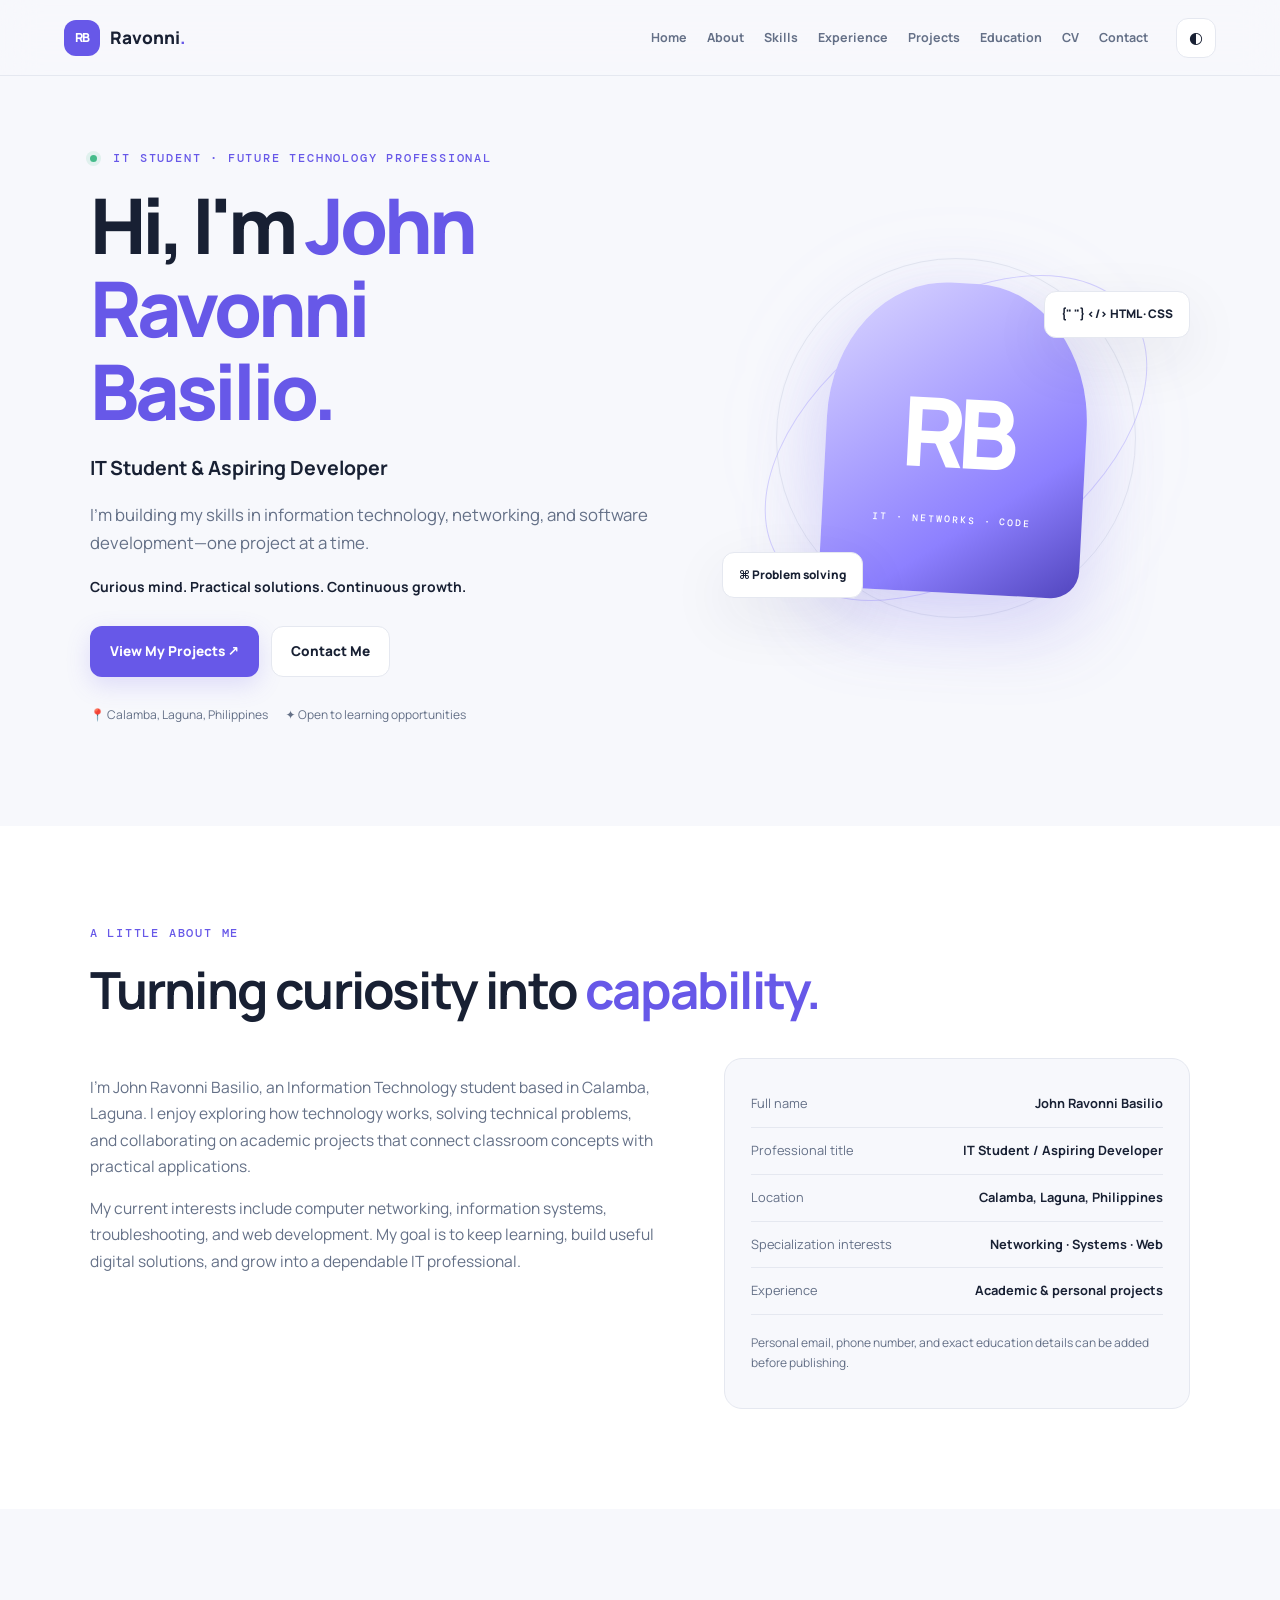
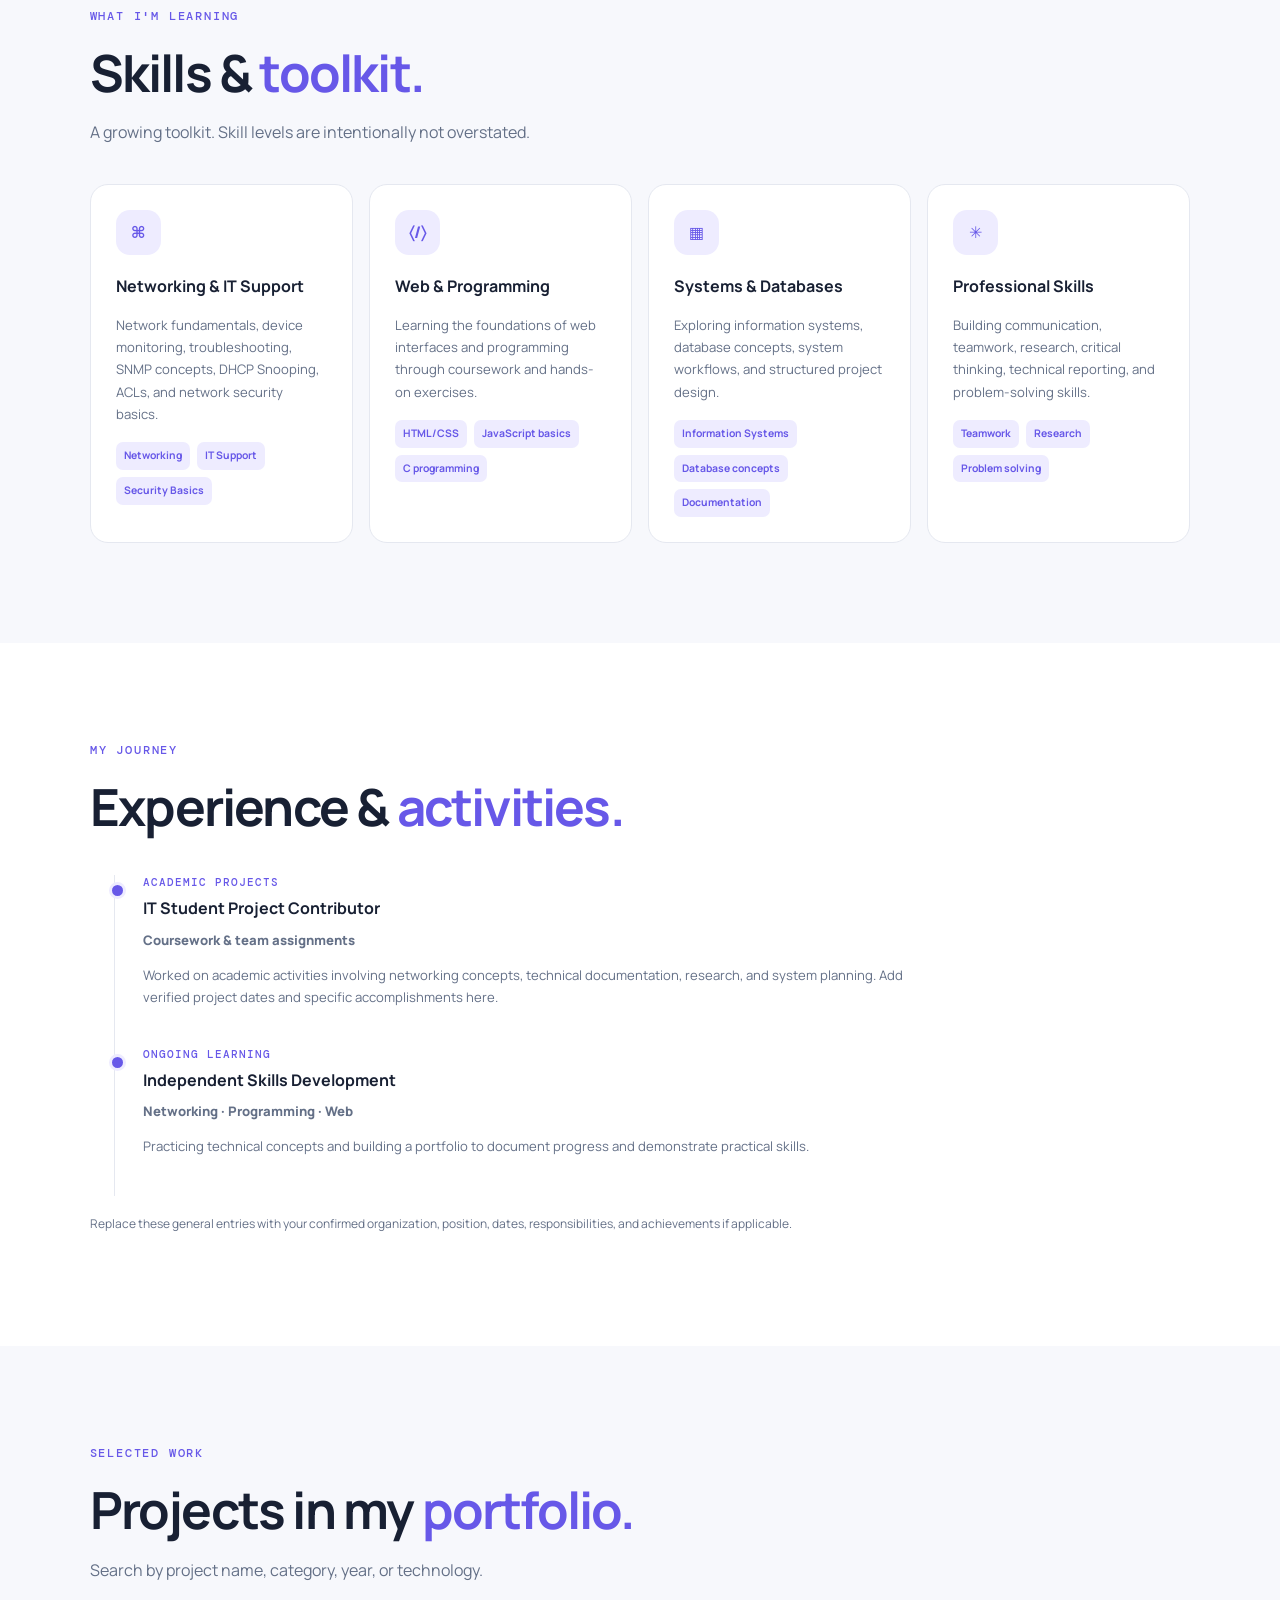
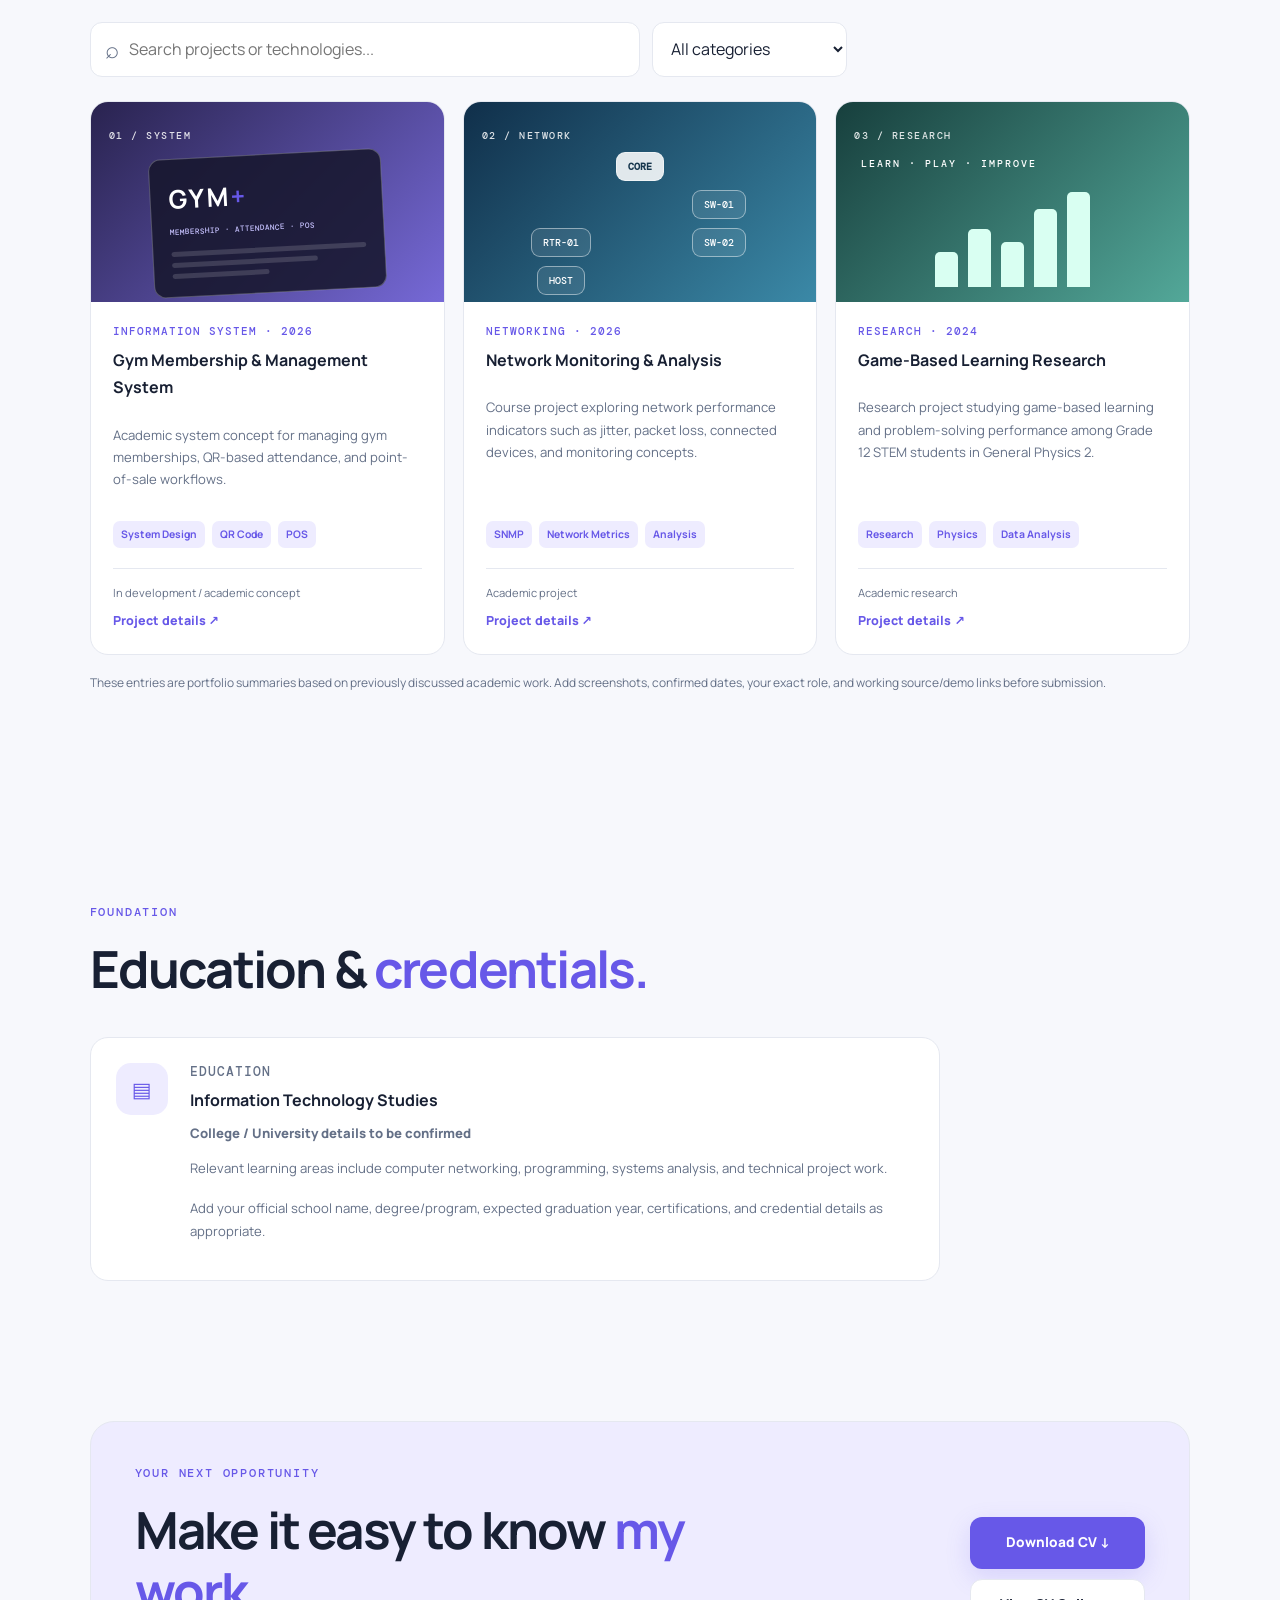
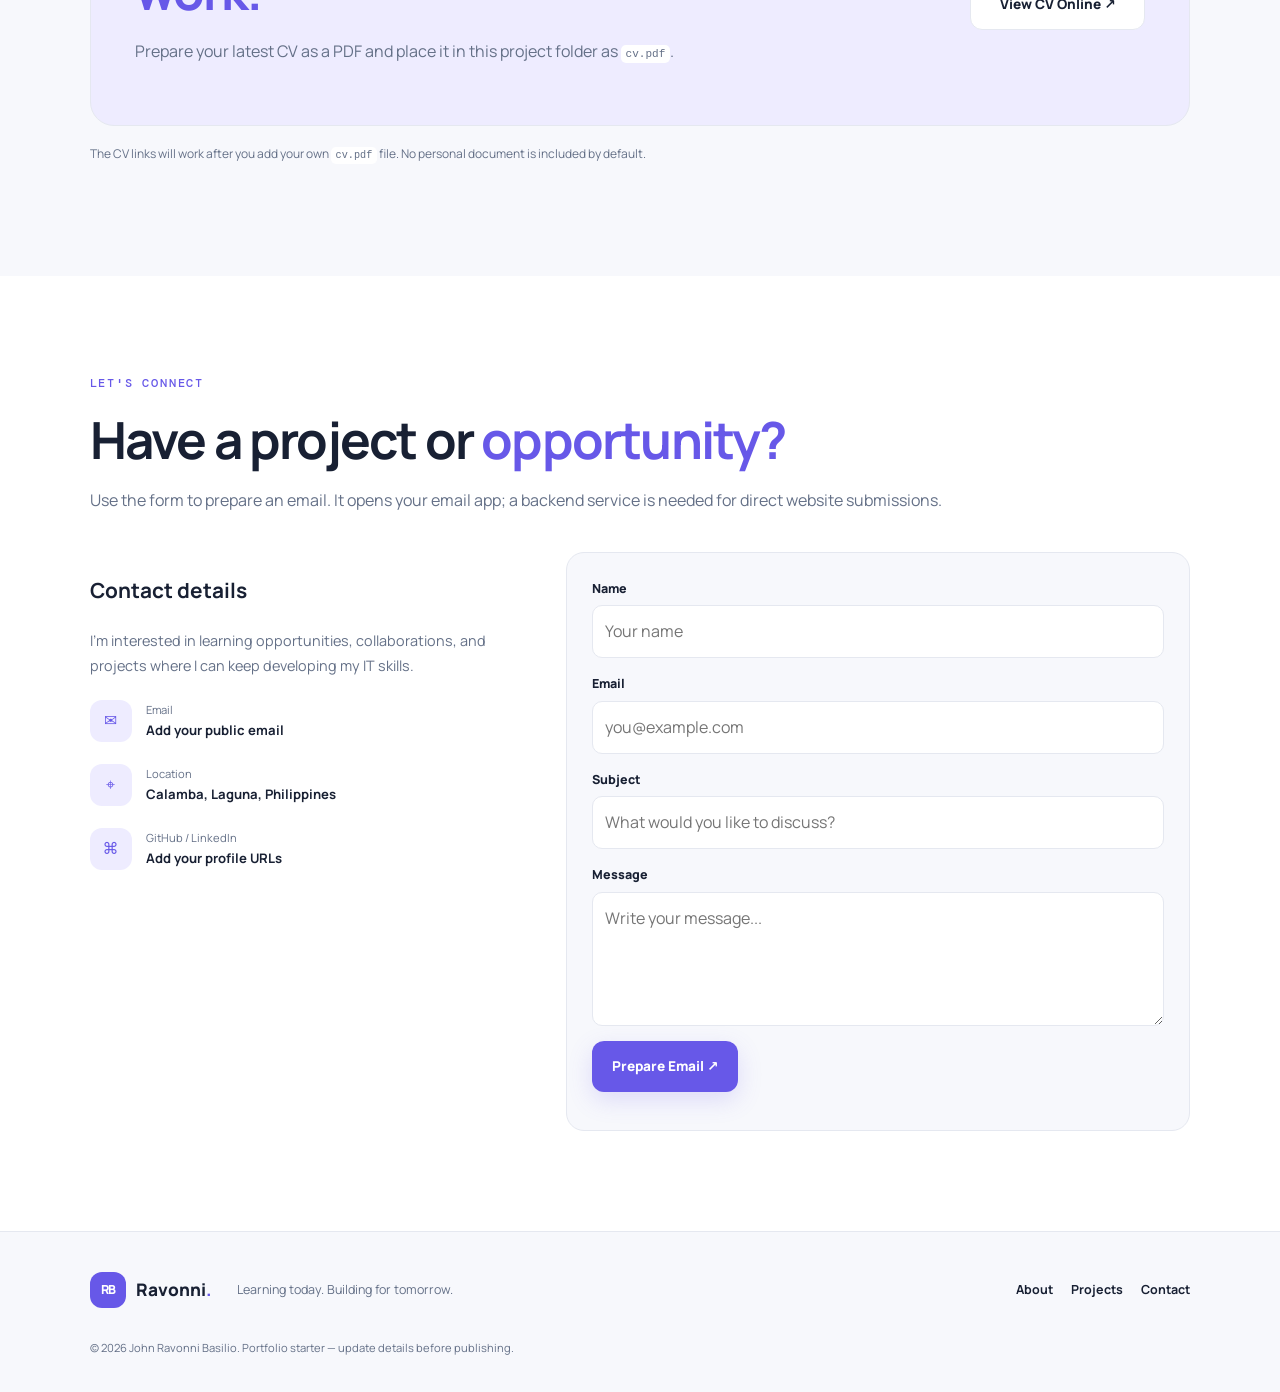
<file: index.html>
<!DOCTYPE html>
<html lang="en">
<head>
  <meta charset="UTF-8">
  <meta name="viewport" content="width=device-width, initial-scale=1.0">
  <meta name="description" content="Portfolio of John Ravonni Basilio, an IT student interested in networking, web development, and information systems.">
  <meta name="keywords" content="John Ravonni Basilio, IT student, networking, web development, portfolio">
  <meta name="author" content="John Ravonni Basilio">
  <meta property="og:title" content="John Ravonni Basilio | IT Portfolio">
  <meta property="og:description" content="Explore my skills, academic projects, and learning journey in Information Technology.">
  <meta property="og:type" content="website">
  <title>John Ravonni Basilio | IT Portfolio</title>
  <link rel="stylesheet" href="style.css">
  <link rel="icon" href="assets/favicon.svg" type="image/svg+xml">
</head>
<body>
  <header class="site-header">
    <a class="brand" href="#home" aria-label="Go to home"><span class="brand-mark">RB</span><span>Ravonni<span class="accent">.</span></span></a>
    <button class="menu-toggle" id="menuToggle" aria-label="Toggle navigation" aria-expanded="false">☰</button>
    <nav id="navMenu" aria-label="Main navigation">
      <a href="#home">Home</a><a href="#about">About</a><a href="#skills">Skills</a>
      <a href="#experience">Experience</a><a href="#projects">Projects</a><a href="#education">Education</a><a href="#cv">CV</a><a href="#contact">Contact</a>
    </nav>
    <button class="theme-toggle" id="themeToggle" aria-label="Toggle dark mode" title="Toggle dark mode">◐</button>
  </header>

  <main>
    <section class="hero section" id="home">
      <div class="hero-copy">
        <p class="eyebrow"><span class="status-dot"></span> IT STUDENT · FUTURE TECHNOLOGY PROFESSIONAL</p>
        <h1>Hi, I'm <span class="accent">John Ravonni<br>Basilio.</span></h1>
        <h2>IT Student & Aspiring Developer</h2>
        <p class="lead">I’m building my skills in information technology, networking, and software development—one project at a time.</p>
        <p class="tagline">Curious mind. Practical solutions. Continuous growth.</p>
        <div class="hero-actions"><a class="button primary" href="#projects">View My Projects ↗</a><a class="button secondary" href="#contact">Contact Me</a></div>
        <div class="hero-meta"><span>📍 Calamba, Laguna, Philippines</span><span>✦ Open to learning opportunities</span></div>
      </div>
      <div class="hero-art" aria-label="Decorative technology illustration">
        <div class="orbit orbit-one"></div><div class="orbit orbit-two"></div>
        <div class="profile-placeholder"><span class="profile-initials">RB</span><span class="profile-caption">IT · NETWORKS · CODE</span></div>
        <div class="floating-chip chip-top">{" "} &lt;/&gt; HTML · CSS</div><div class="floating-chip chip-bottom">⌘ Problem solving</div>
        <div class="hero-glow"></div>
      </div>
    </section>

    <section class="section about-section" id="about">
      <div class="section-heading"><p class="eyebrow">A LITTLE ABOUT ME</p><h2>Turning curiosity into <span class="accent">capability.</span></h2></div>
      <div class="about-grid">
        <div><p class="body-copy">I’m John Ravonni Basilio, an Information Technology student based in Calamba, Laguna. I enjoy exploring how technology works, solving technical problems, and collaborating on academic projects that connect classroom concepts with practical applications.</p><p class="body-copy">My current interests include computer networking, information systems, troubleshooting, and web development. My goal is to keep learning, build useful digital solutions, and grow into a dependable IT professional.</p></div>
        <div class="info-card"><div class="info-row"><span>Full name</span><strong>John Ravonni Basilio</strong></div><div class="info-row"><span>Professional title</span><strong>IT Student / Aspiring Developer</strong></div><div class="info-row"><span>Location</span><strong>Calamba, Laguna, Philippines</strong></div><div class="info-row"><span>Specialization interests</span><strong>Networking · Systems · Web</strong></div><div class="info-row"><span>Experience</span><strong>Academic & personal projects</strong></div><p class="small-note">Personal email, phone number, and exact education details can be added before publishing.</p></div>
      </div>
    </section>

    <section class="section" id="skills">
      <div class="section-heading"><p class="eyebrow">WHAT I'M LEARNING</p><h2>Skills & <span class="accent">toolkit.</span></h2><p class="section-subtitle">A growing toolkit. Skill levels are intentionally not overstated.</p></div>
      <div class="skill-grid">
        <article class="skill-card"><span class="skill-icon">⌘</span><h3>Networking & IT Support</h3><p>Network fundamentals, device monitoring, troubleshooting, SNMP concepts, DHCP Snooping, ACLs, and network security basics.</p><div class="tags"><span>Networking</span><span>IT Support</span><span>Security Basics</span></div></article>
        <article class="skill-card"><span class="skill-icon">〈/〉</span><h3>Web & Programming</h3><p>Learning the foundations of web interfaces and programming through coursework and hands-on exercises.</p><div class="tags"><span>HTML/CSS</span><span>JavaScript basics</span><span>C programming</span></div></article>
        <article class="skill-card"><span class="skill-icon">▦</span><h3>Systems & Databases</h3><p>Exploring information systems, database concepts, system workflows, and structured project design.</p><div class="tags"><span>Information Systems</span><span>Database concepts</span><span>Documentation</span></div></article>
        <article class="skill-card"><span class="skill-icon">✳</span><h3>Professional Skills</h3><p>Building communication, teamwork, research, critical thinking, technical reporting, and problem-solving skills.</p><div class="tags"><span>Teamwork</span><span>Research</span><span>Problem solving</span></div></article>
      </div>
    </section>

    <section class="section experience-section" id="experience">
      <div class="section-heading"><p class="eyebrow">MY JOURNEY</p><h2>Experience & <span class="accent">activities.</span></h2></div>
      <div class="timeline">
        <article class="timeline-item"><span class="timeline-point"></span><p class="timeline-date">ACADEMIC PROJECTS</p><h3>IT Student Project Contributor</h3><p class="timeline-org">Coursework & team assignments</p><p>Worked on academic activities involving networking concepts, technical documentation, research, and system planning. Add verified project dates and specific accomplishments here.</p></article>
        <article class="timeline-item"><span class="timeline-point"></span><p class="timeline-date">ONGOING LEARNING</p><h3>Independent Skills Development</h3><p class="timeline-org">Networking · Programming · Web</p><p>Practicing technical concepts and building a portfolio to document progress and demonstrate practical skills.</p></article>
      </div>
      <p class="small-note">Replace these general entries with your confirmed organization, position, dates, responsibilities, and achievements if applicable.</p>
    </section>

    <section class="section projects-section" id="projects">
      <div class="section-heading"><p class="eyebrow">SELECTED WORK</p><h2>Projects in my <span class="accent">portfolio.</span></h2><p class="section-subtitle">Search by project name, category, year, or technology.</p></div>
      <div class="project-tools"><label class="search-box"><span>⌕</span><input id="projectSearch" type="search" placeholder="Search projects or technologies..." aria-label="Search projects"></label><select id="categoryFilter" aria-label="Filter by category"><option value="all">All categories</option><option value="Information System">Information System</option><option value="Networking">Networking</option><option value="Research">Research</option><option value="Web Development">Web Development</option></select></div>
      <div class="project-grid" id="projectGrid">
        <article class="project-card" data-name="Gym Membership and Management System" data-category="Information System" data-year="2026" data-tech="system design database qr code point of sale"><div class="project-visual visual-purple"><span>01 / SYSTEM</span><div class="visual-window"><b>GYM<span class="accent">+</span></b><i>MEMBERSHIP · ATTENDANCE · POS</i><div class="mock-lines"><span></span><span></span><span></span></div></div></div><div class="project-content"><div class="project-label">INFORMATION SYSTEM · 2026</div><h3>Gym Membership & Management System</h3><p>Academic system concept for managing gym memberships, QR-based attendance, and point-of-sale workflows.</p><div class="tags"><span>System Design</span><span>QR Code</span><span>POS</span></div><div class="project-footer"><span class="status-label">In development / academic concept</span><button class="text-button details-button" data-project="gym">Project details ↗</button></div></div></article>
        <article class="project-card" data-name="Network Monitoring and Analysis" data-category="Networking" data-year="2026" data-tech="snmp jitter packet loss network monitoring dscp"><div class="project-visual visual-blue"><span>02 / NETWORK</span><div class="network-art"><div class="node main-node">CORE</div><i></i><div class="node">SW-01</div><div class="node">RTR-01</div><div class="node">SW-02</div><div class="node">HOST</div></div></div><div class="project-content"><div class="project-label">NETWORKING · 2026</div><h3>Network Monitoring & Analysis</h3><p>Course project exploring network performance indicators such as jitter, packet loss, connected devices, and monitoring concepts.</p><div class="tags"><span>SNMP</span><span>Network Metrics</span><span>Analysis</span></div><div class="project-footer"><span class="status-label">Academic project</span><button class="text-button details-button" data-project="network">Project details ↗</button></div></div></article>
        <article class="project-card" data-name="Game-Based Learning Research" data-category="Research" data-year="2024" data-tech="research physics problem solving pre-test post-test"><div class="project-visual visual-green"><span>03 / RESEARCH</span><div class="research-art"><div class="bar-chart"><i></i><i></i><i></i><i></i><i></i></div><div class="chart-caption">LEARN · PLAY · IMPROVE</div></div></div><div class="project-content"><div class="project-label">RESEARCH · 2024</div><h3>Game-Based Learning Research</h3><p>Research project studying game-based learning and problem-solving performance among Grade 12 STEM students in General Physics 2.</p><div class="tags"><span>Research</span><span>Physics</span><span>Data Analysis</span></div><div class="project-footer"><span class="status-label">Academic research</span><button class="text-button details-button" data-project="research">Project details ↗</button></div></div></article>
      </div>
      <p class="small-note">These entries are portfolio summaries based on previously discussed academic work. Add screenshots, confirmed dates, your exact role, and working source/demo links before submission.</p>
      <div class="empty-state" id="emptyState" hidden>No projects match your search. Try another keyword or category.</div>
    </section>

    <section class="section education-section" id="education">
      <div class="section-heading"><p class="eyebrow">FOUNDATION</p><h2>Education & <span class="accent">credentials.</span></h2></div>
      <div class="education-card"><div class="education-icon">▤</div><div><p class="timeline-date">EDUCATION</p><h3>Information Technology Studies</h3><p class="timeline-org">College / University details to be confirmed</p><p>Relevant learning areas include computer networking, programming, systems analysis, and technical project work.</p><p class="small-note">Add your official school name, degree/program, expected graduation year, certifications, and credential details as appropriate.</p></div></div>
    </section>

    <section class="section cv-section" id="cv">
      <div class="cv-panel"><div><p class="eyebrow">YOUR NEXT OPPORTUNITY</p><h2>Make it easy to know <span class="accent">my work.</span></h2><p>Prepare your latest CV as a PDF and place it in this project folder as <code>cv.pdf</code>.</p></div><div class="cv-actions"><a class="button primary" href="cv.pdf" download>Download CV ↓</a><a class="button secondary" href="cv.pdf" target="_blank" rel="noopener">View CV Online ↗</a></div></div>
      <p class="small-note">The CV links will work after you add your own <code>cv.pdf</code> file. No personal document is included by default.</p>
    </section>

    <section class="section contact-section" id="contact">
      <div class="section-heading"><p class="eyebrow">LET'S CONNECT</p><h2>Have a project or <span class="accent">opportunity?</span></h2><p class="section-subtitle">Use the form to prepare an email. It opens your email app; a backend service is needed for direct website submissions.</p></div>
      <div class="contact-grid"><div class="contact-copy"><h3>Contact details</h3><p>I'm interested in learning opportunities, collaborations, and projects where I can keep developing my IT skills.</p><div class="contact-detail"><span>✉</span><div><small>Email</small><strong>Add your public email</strong></div></div><div class="contact-detail"><span>⌖</span><div><small>Location</small><strong>Calamba, Laguna, Philippines</strong></div></div><div class="contact-detail"><span>⌘</span><div><small>GitHub / LinkedIn</small><strong>Add your profile URLs</strong></div></div></div>
      <form class="contact-form" id="contactForm"><div class="form-row"><label for="contactName">Name</label><input id="contactName" name="name" required placeholder="Your name"></div><div class="form-row"><label for="contactEmail">Email</label><input id="contactEmail" name="email" type="email" required placeholder="you@example.com"></div><div class="form-row"><label for="contactSubject">Subject</label><input id="contactSubject" name="subject" required placeholder="What would you like to discuss?"></div><div class="form-row"><label for="contactMessage">Message</label><textarea id="contactMessage" name="message" rows="4" required placeholder="Write your message..."></textarea></div><button class="button primary" type="submit">Prepare Email ↗</button><p class="form-feedback" id="formFeedback" aria-live="polite"></p></form></div>
    </section>
  </main>
  <footer class="site-footer"><a class="brand" href="#home"><span class="brand-mark">RB</span><span>Ravonni<span class="accent">.</span></span></a><p>Learning today. Building for tomorrow.</p><div class="footer-links"><a href="#about">About</a><a href="#projects">Projects</a><a href="#contact">Contact</a></div><small>© <span id="year"></span> John Ravonni Basilio. Portfolio starter — update details before publishing.</small></footer>

  <dialog id="projectDialog" class="project-dialog"><button class="dialog-close" id="dialogClose" aria-label="Close details">×</button><p class="eyebrow" id="dialogCategory"></p><h2 id="dialogTitle"></h2><p id="dialogDescription"></p><h3>Overview</h3><p id="dialogOverview"></p><h3>Role & technologies</h3><p id="dialogTech"></p><p class="small-note">Add verified screenshots, source code, documentation, and demo links if available. This page does not invent links that do not exist.</p></dialog>
  <script src="script.js"></script>
</body>
</html>
</file>
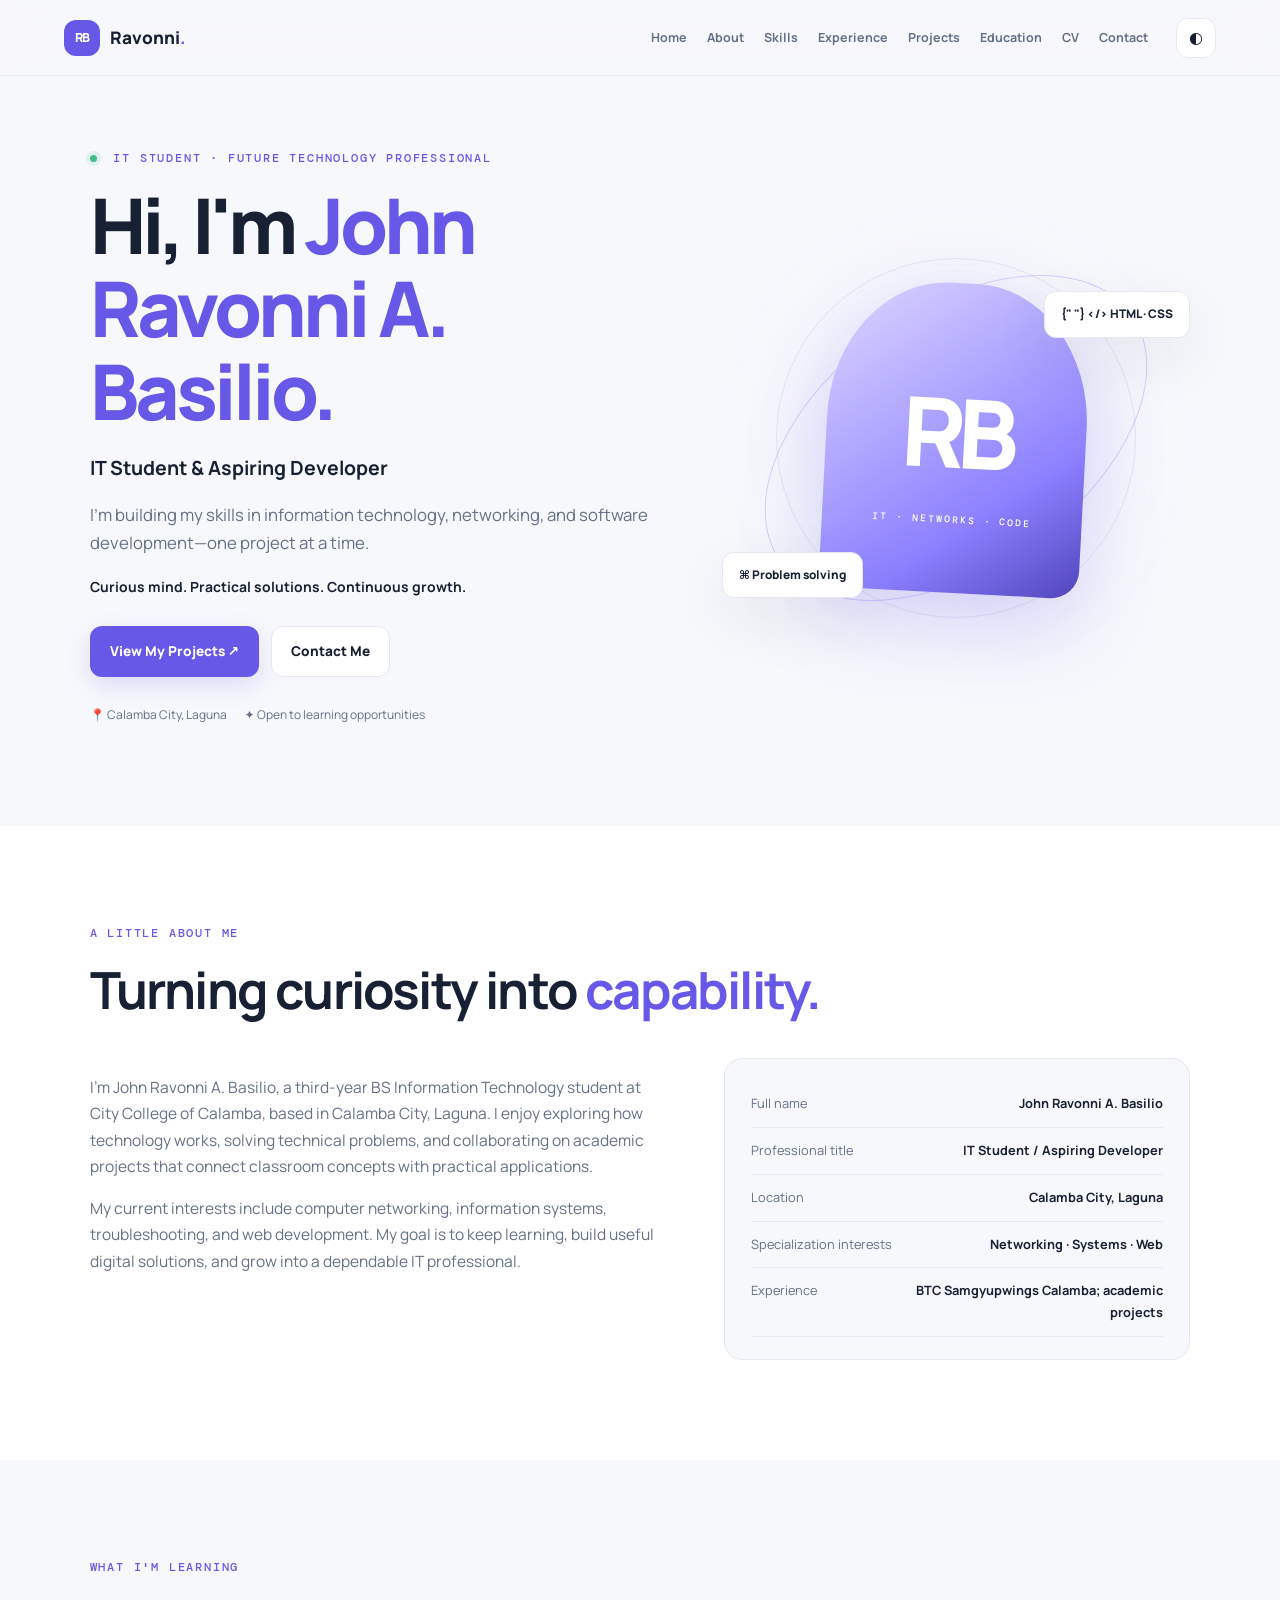
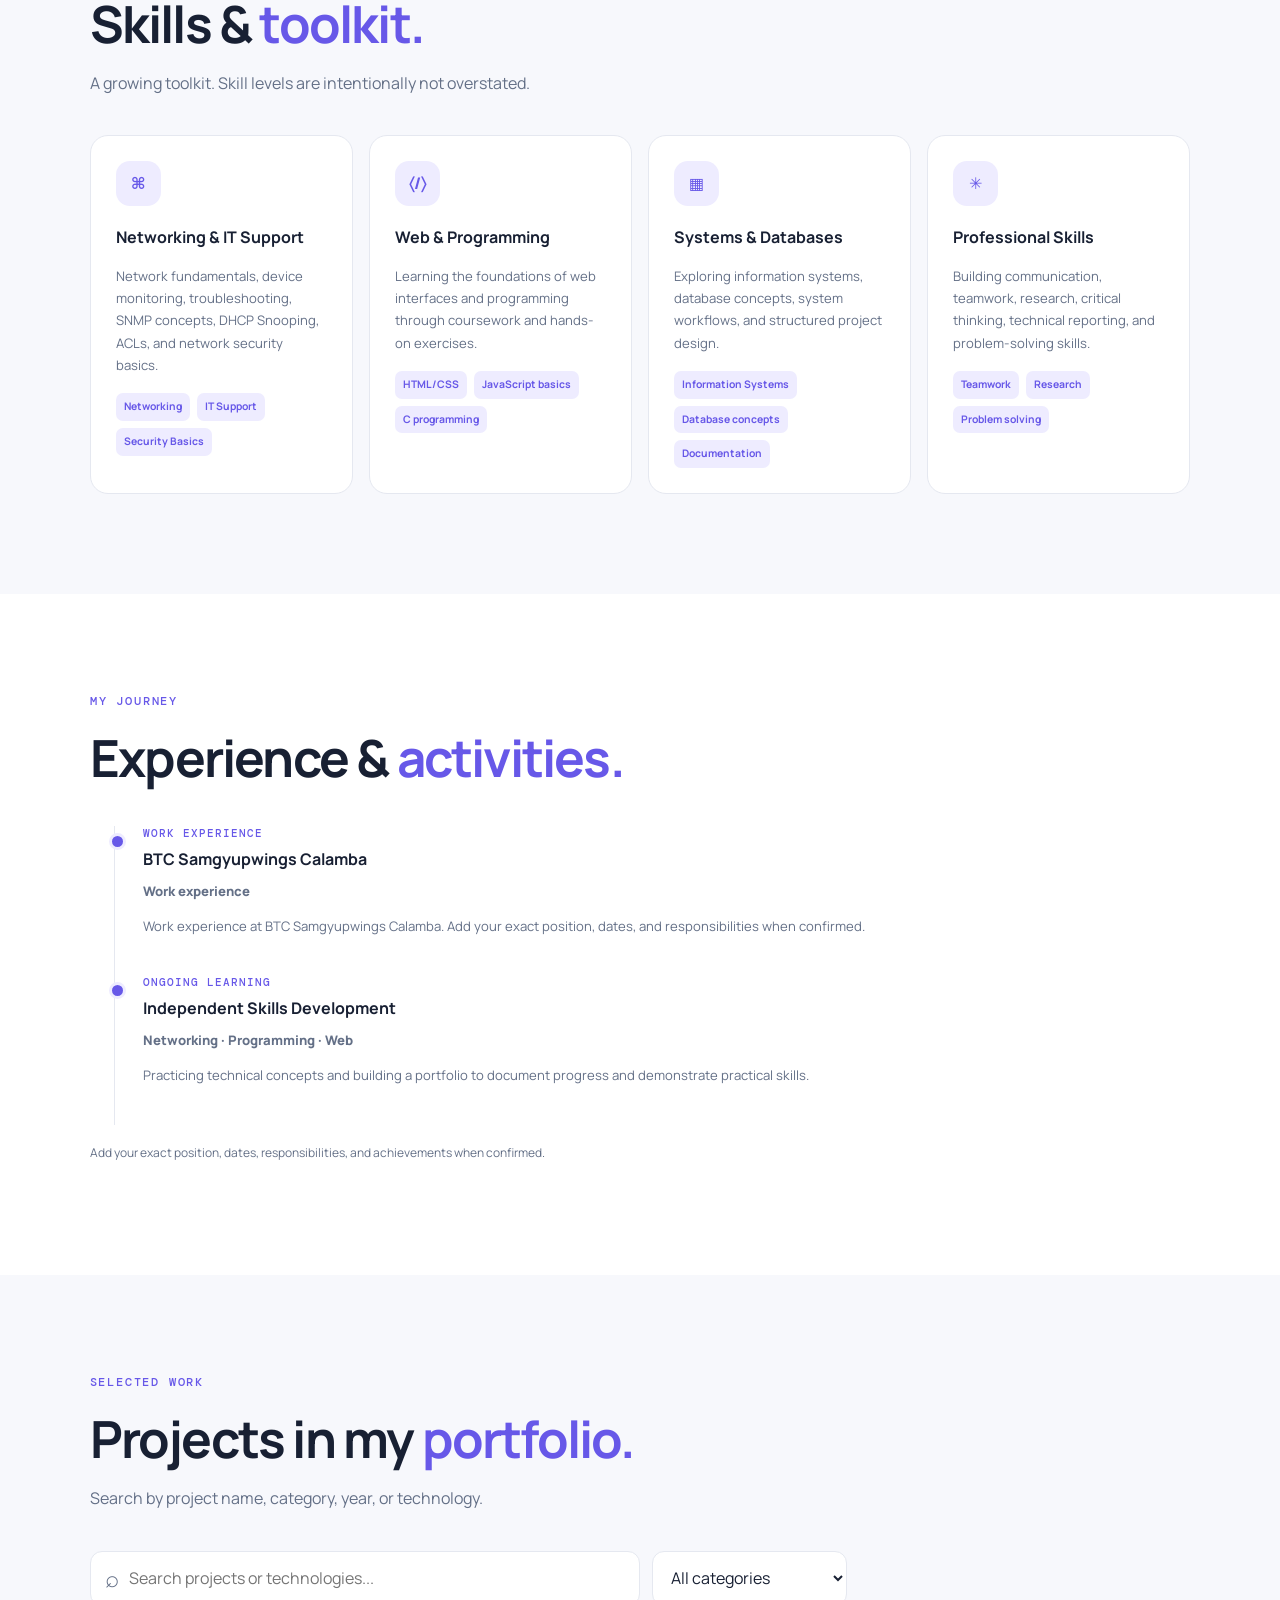
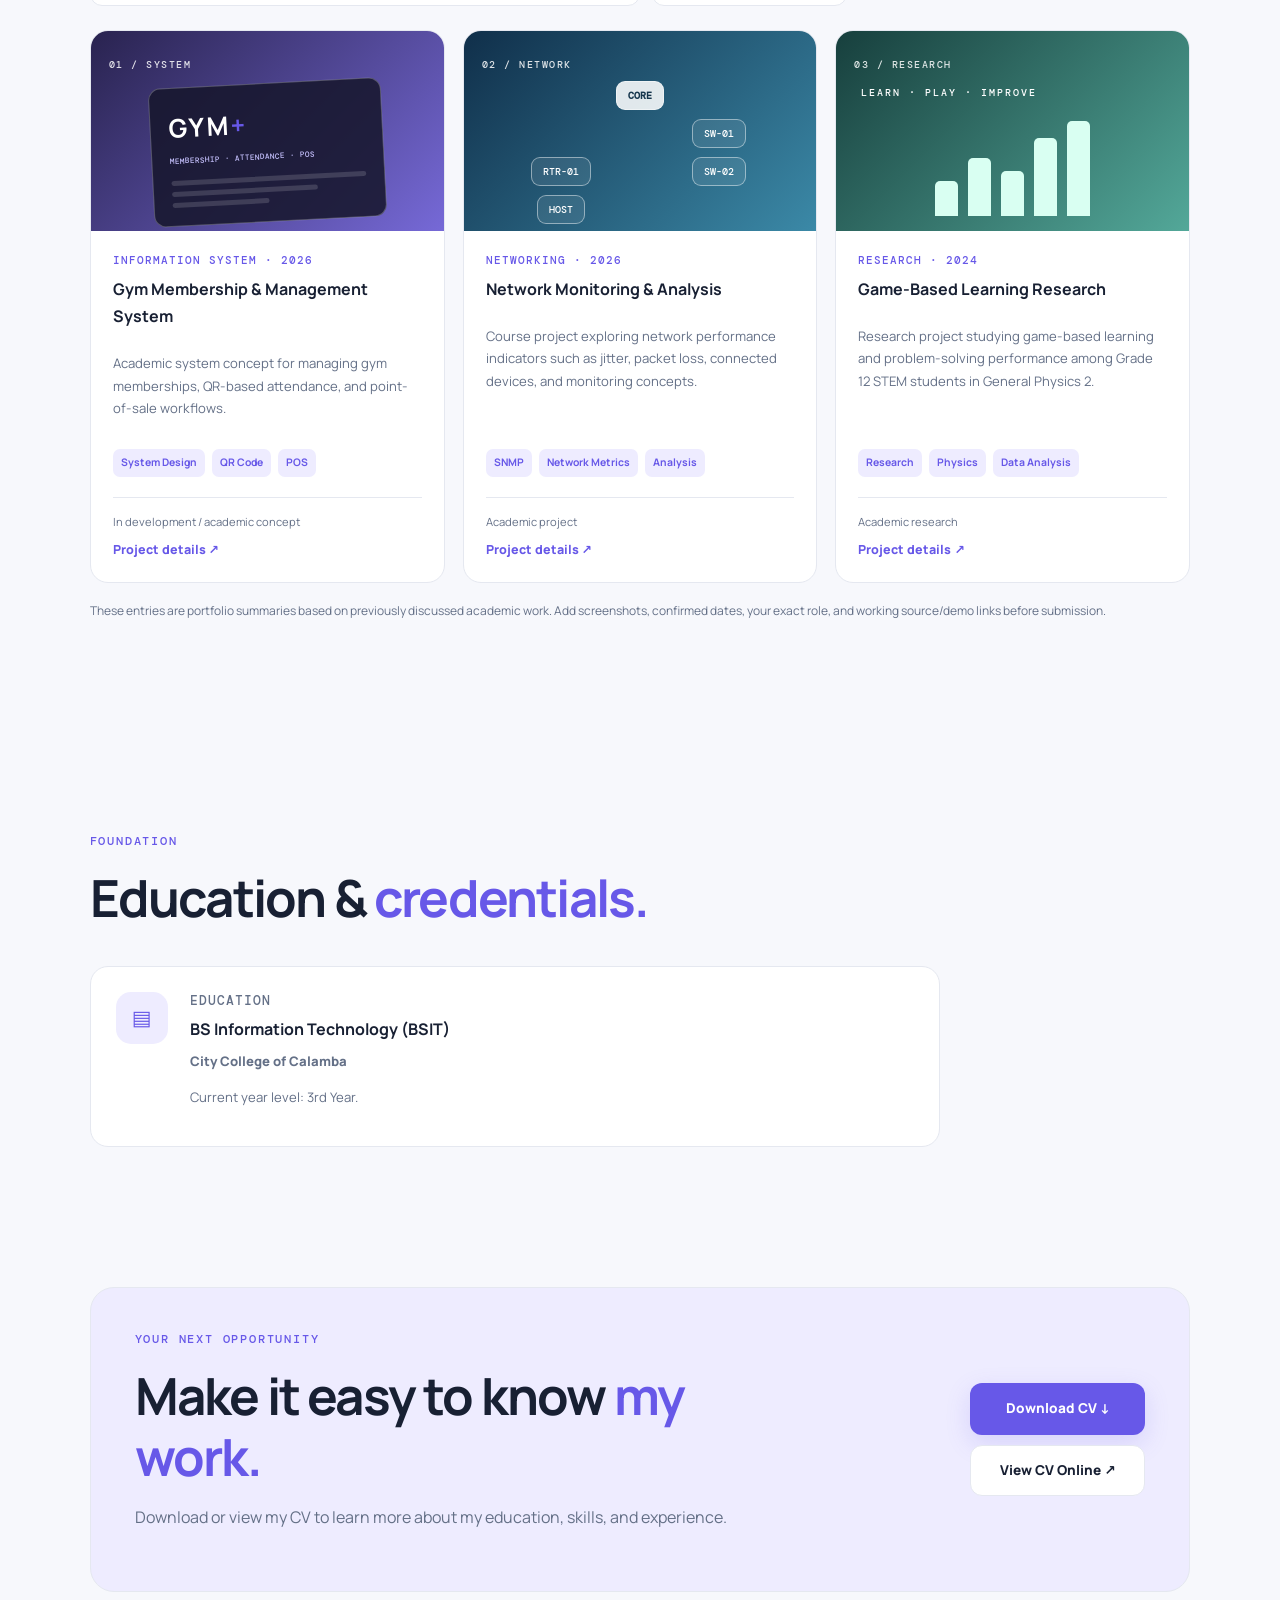
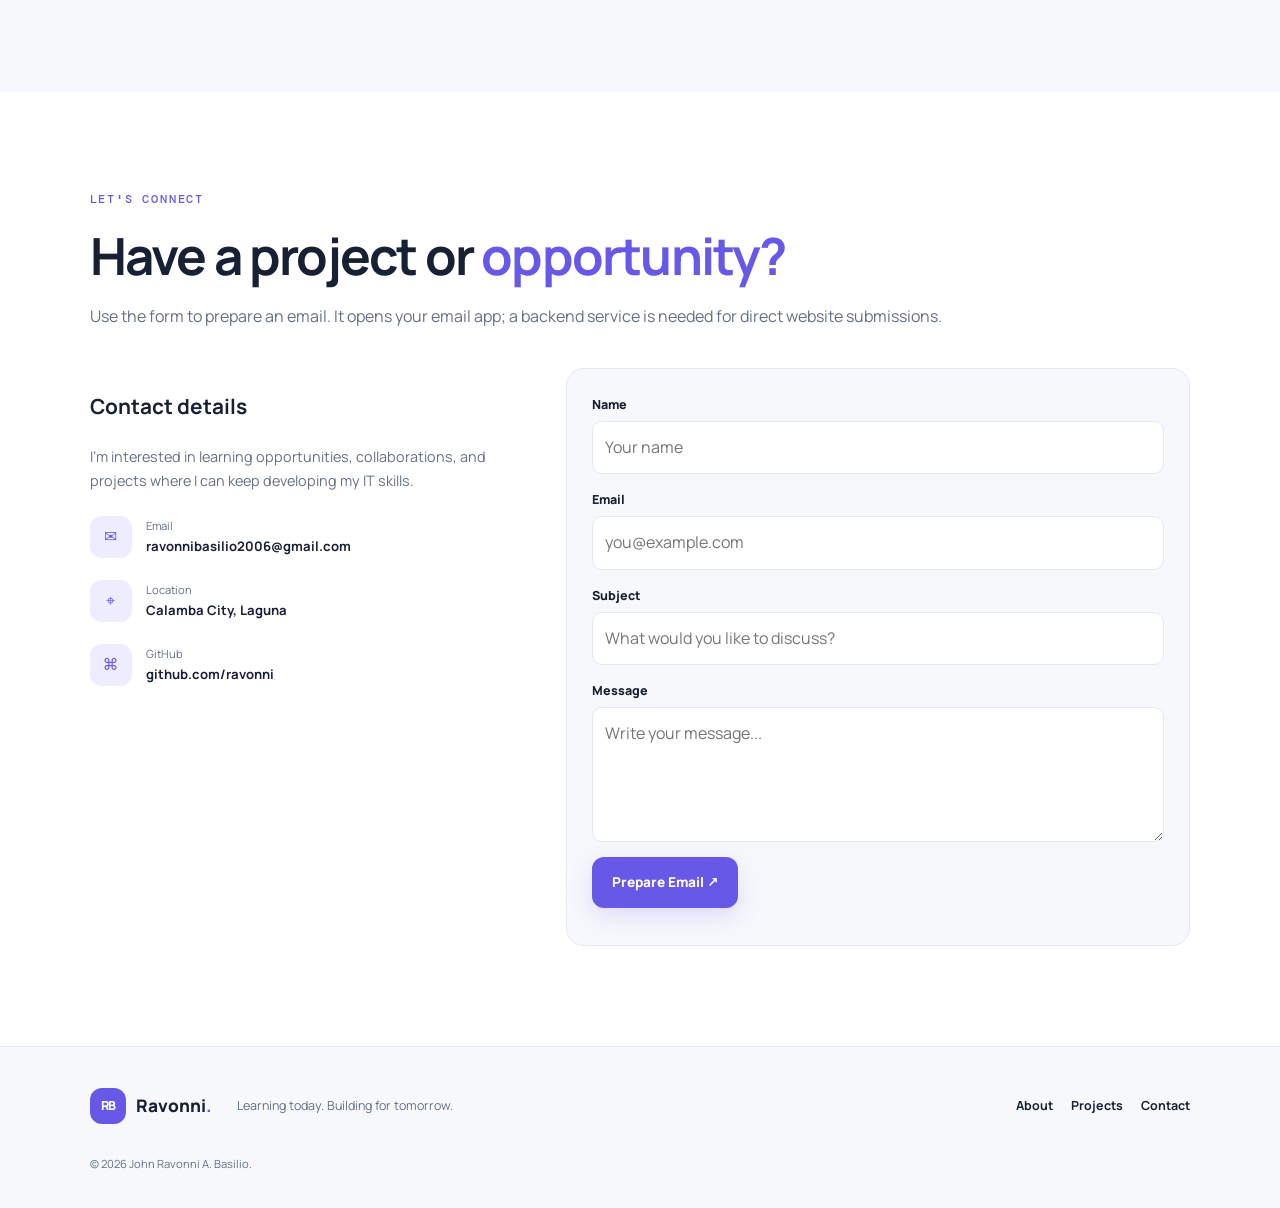
<file: html.index.html>
<!DOCTYPE html>
<html lang="en">
<head>
  <meta charset="UTF-8">
  <meta name="viewport" content="width=device-width, initial-scale=1.0">
  <meta name="description" content="Portfolio of John Ravonni A. Basilio, a third-year BS Information Technology student at City College of Calamba.">
  <meta name="keywords" content="John Ravonni A. Basilio, BS Information Technology student, networking, web development, portfolio">
  <meta name="author" content="John Ravonni A. Basilio">
  <meta property="og:title" content="John Ravonni A. Basilio | IT Portfolio">
  <meta property="og:description" content="Explore my skills, academic projects, and learning journey in Information Technology.">
  <meta property="og:type" content="website">
  <title>John Ravonni A. Basilio | IT Portfolio</title>
  <link rel="stylesheet" href="style.css">
  <link rel="icon" href="assets/favicon.svg" type="image/svg+xml">
</head>
<body>
  <header class="site-header">
    <a class="brand" href="#home" aria-label="Go to home"><span class="brand-mark">RB</span><span>Ravonni<span class="accent">.</span></span></a>
    <button class="menu-toggle" id="menuToggle" aria-label="Toggle navigation" aria-expanded="false">☰</button>
    <nav id="navMenu" aria-label="Main navigation">
      <a href="#home">Home</a><a href="#about">About</a><a href="#skills">Skills</a>
      <a href="#experience">Experience</a><a href="#projects">Projects</a><a href="#education">Education</a><a href="#cv">CV</a><a href="#contact">Contact</a>
    </nav>
    <button class="theme-toggle" id="themeToggle" aria-label="Toggle dark mode" title="Toggle dark mode">◐</button>
  </header>

  <main>
    <section class="hero section" id="home">
      <div class="hero-copy">
        <p class="eyebrow"><span class="status-dot"></span> IT STUDENT · FUTURE TECHNOLOGY PROFESSIONAL</p>
        <h1>Hi, I'm <span class="accent">John Ravonni A.<br>Basilio.</span></h1>
        <h2>IT Student & Aspiring Developer</h2>
        <p class="lead">I’m building my skills in information technology, networking, and software development—one project at a time.</p>
        <p class="tagline">Curious mind. Practical solutions. Continuous growth.</p>
        <div class="hero-actions"><a class="button primary" href="#projects">View My Projects ↗</a><a class="button secondary" href="#contact">Contact Me</a></div>
        <div class="hero-meta"><span>📍 Calamba City, Laguna</span><span>✦ Open to learning opportunities</span></div>
      </div>
      <div class="hero-art" aria-label="Decorative technology illustration">
        <div class="orbit orbit-one"></div><div class="orbit orbit-two"></div>
        <div class="profile-placeholder"><span class="profile-initials">RB</span><span class="profile-caption">IT · NETWORKS · CODE</span></div>
        <div class="floating-chip chip-top">{" "} &lt;/&gt; HTML · CSS</div><div class="floating-chip chip-bottom">⌘ Problem solving</div>
        <div class="hero-glow"></div>
      </div>
    </section>

    <section class="section about-section" id="about">
      <div class="section-heading"><p class="eyebrow">A LITTLE ABOUT ME</p><h2>Turning curiosity into <span class="accent">capability.</span></h2></div>
      <div class="about-grid">
        <div><p class="body-copy">I’m John Ravonni A. Basilio, a third-year BS Information Technology student at City College of Calamba, based in Calamba City, Laguna. I enjoy exploring how technology works, solving technical problems, and collaborating on academic projects that connect classroom concepts with practical applications.</p><p class="body-copy">My current interests include computer networking, information systems, troubleshooting, and web development. My goal is to keep learning, build useful digital solutions, and grow into a dependable IT professional.</p></div>
        <div class="info-card"><div class="info-row"><span>Full name</span><strong>John Ravonni A. Basilio</strong></div><div class="info-row"><span>Professional title</span><strong>IT Student / Aspiring Developer</strong></div><div class="info-row"><span>Location</span><strong>Calamba City, Laguna</strong></div><div class="info-row"><span>Specialization interests</span><strong>Networking · Systems · Web</strong></div><div class="info-row"><span>Experience</span><strong>BTC Samgyupwings Calamba; academic projects</strong></div></div>
      </div>
    </section>

    <section class="section" id="skills">
      <div class="section-heading"><p class="eyebrow">WHAT I'M LEARNING</p><h2>Skills & <span class="accent">toolkit.</span></h2><p class="section-subtitle">A growing toolkit. Skill levels are intentionally not overstated.</p></div>
      <div class="skill-grid">
        <article class="skill-card"><span class="skill-icon">⌘</span><h3>Networking & IT Support</h3><p>Network fundamentals, device monitoring, troubleshooting, SNMP concepts, DHCP Snooping, ACLs, and network security basics.</p><div class="tags"><span>Networking</span><span>IT Support</span><span>Security Basics</span></div></article>
        <article class="skill-card"><span class="skill-icon">〈/〉</span><h3>Web & Programming</h3><p>Learning the foundations of web interfaces and programming through coursework and hands-on exercises.</p><div class="tags"><span>HTML/CSS</span><span>JavaScript basics</span><span>C programming</span></div></article>
        <article class="skill-card"><span class="skill-icon">▦</span><h3>Systems & Databases</h3><p>Exploring information systems, database concepts, system workflows, and structured project design.</p><div class="tags"><span>Information Systems</span><span>Database concepts</span><span>Documentation</span></div></article>
        <article class="skill-card"><span class="skill-icon">✳</span><h3>Professional Skills</h3><p>Building communication, teamwork, research, critical thinking, technical reporting, and problem-solving skills.</p><div class="tags"><span>Teamwork</span><span>Research</span><span>Problem solving</span></div></article>
      </div>
    </section>

    <section class="section experience-section" id="experience">
      <div class="section-heading"><p class="eyebrow">MY JOURNEY</p><h2>Experience & <span class="accent">activities.</span></h2></div>
      <div class="timeline">
        <article class="timeline-item"><span class="timeline-point"></span><p class="timeline-date">WORK EXPERIENCE</p><h3>BTC Samgyupwings Calamba</h3><p class="timeline-org">Work experience</p><p>Work experience at BTC Samgyupwings Calamba. Add your exact position, dates, and responsibilities when confirmed.</p></article>
        <article class="timeline-item"><span class="timeline-point"></span><p class="timeline-date">ONGOING LEARNING</p><h3>Independent Skills Development</h3><p class="timeline-org">Networking · Programming · Web</p><p>Practicing technical concepts and building a portfolio to document progress and demonstrate practical skills.</p></article>
      </div>
      <p class="small-note">Add your exact position, dates, responsibilities, and achievements when confirmed.</p>
    </section>

    <section class="section projects-section" id="projects">
      <div class="section-heading"><p class="eyebrow">SELECTED WORK</p><h2>Projects in my <span class="accent">portfolio.</span></h2><p class="section-subtitle">Search by project name, category, year, or technology.</p></div>
      <div class="project-tools"><label class="search-box"><span>⌕</span><input id="projectSearch" type="search" placeholder="Search projects or technologies..." aria-label="Search projects"></label><select id="categoryFilter" aria-label="Filter by category"><option value="all">All categories</option><option value="Information System">Information System</option><option value="Networking">Networking</option><option value="Research">Research</option><option value="Web Development">Web Development</option></select></div>
      <div class="project-grid" id="projectGrid">
        <article class="project-card" data-name="Gym Membership and Management System" data-category="Information System" data-year="2026" data-tech="system design database qr code point of sale"><div class="project-visual visual-purple"><span>01 / SYSTEM</span><div class="visual-window"><b>GYM<span class="accent">+</span></b><i>MEMBERSHIP · ATTENDANCE · POS</i><div class="mock-lines"><span></span><span></span><span></span></div></div></div><div class="project-content"><div class="project-label">INFORMATION SYSTEM · 2026</div><h3>Gym Membership & Management System</h3><p>Academic system concept for managing gym memberships, QR-based attendance, and point-of-sale workflows.</p><div class="tags"><span>System Design</span><span>QR Code</span><span>POS</span></div><div class="project-footer"><span class="status-label">In development / academic concept</span><button class="text-button details-button" data-project="gym">Project details ↗</button></div></div></article>
        <article class="project-card" data-name="Network Monitoring and Analysis" data-category="Networking" data-year="2026" data-tech="snmp jitter packet loss network monitoring dscp"><div class="project-visual visual-blue"><span>02 / NETWORK</span><div class="network-art"><div class="node main-node">CORE</div><i></i><div class="node">SW-01</div><div class="node">RTR-01</div><div class="node">SW-02</div><div class="node">HOST</div></div></div><div class="project-content"><div class="project-label">NETWORKING · 2026</div><h3>Network Monitoring & Analysis</h3><p>Course project exploring network performance indicators such as jitter, packet loss, connected devices, and monitoring concepts.</p><div class="tags"><span>SNMP</span><span>Network Metrics</span><span>Analysis</span></div><div class="project-footer"><span class="status-label">Academic project</span><button class="text-button details-button" data-project="network">Project details ↗</button></div></div></article>
        <article class="project-card" data-name="Game-Based Learning Research" data-category="Research" data-year="2024" data-tech="research physics problem solving pre-test post-test"><div class="project-visual visual-green"><span>03 / RESEARCH</span><div class="research-art"><div class="bar-chart"><i></i><i></i><i></i><i></i><i></i></div><div class="chart-caption">LEARN · PLAY · IMPROVE</div></div></div><div class="project-content"><div class="project-label">RESEARCH · 2024</div><h3>Game-Based Learning Research</h3><p>Research project studying game-based learning and problem-solving performance among Grade 12 STEM students in General Physics 2.</p><div class="tags"><span>Research</span><span>Physics</span><span>Data Analysis</span></div><div class="project-footer"><span class="status-label">Academic research</span><button class="text-button details-button" data-project="research">Project details ↗</button></div></div></article>
      </div>
      <p class="small-note">These entries are portfolio summaries based on previously discussed academic work. Add screenshots, confirmed dates, your exact role, and working source/demo links before submission.</p>
      <div class="empty-state" id="emptyState" hidden>No projects match your search. Try another keyword or category.</div>
    </section>

    <section class="section education-section" id="education">
      <div class="section-heading"><p class="eyebrow">FOUNDATION</p><h2>Education & <span class="accent">credentials.</span></h2></div>
      <div class="education-card"><div class="education-icon">▤</div><div><p class="timeline-date">EDUCATION</p><h3>BS Information Technology (BSIT)</h3><p class="timeline-org">City College of Calamba</p><p>Current year level: 3rd Year.</p></div></div>
    </section>

    <section class="section cv-section" id="cv">
      <div class="cv-panel"><div><p class="eyebrow">YOUR NEXT OPPORTUNITY</p><h2>Make it easy to know <span class="accent">my work.</span></h2><p>Download or view my CV to learn more about my education, skills, and experience.</p></div><div class="cv-actions"><a class="button primary" href="cv.pdf" download>Download CV ↓</a><a class="button secondary" href="cv.pdf" target="_blank" rel="noopener">View CV Online ↗</a></div></div>
      
    </section>

    <section class="section contact-section" id="contact">
      <div class="section-heading"><p class="eyebrow">LET'S CONNECT</p><h2>Have a project or <span class="accent">opportunity?</span></h2><p class="section-subtitle">Use the form to prepare an email. It opens your email app; a backend service is needed for direct website submissions.</p></div>
      <div class="contact-grid"><div class="contact-copy"><h3>Contact details</h3><p>I'm interested in learning opportunities, collaborations, and projects where I can keep developing my IT skills.</p><div class="contact-detail"><span>✉</span><div><small>Email</small><strong><a href="mailto:ravonnibasilio2006@gmail.com">ravonnibasilio2006@gmail.com</a></strong></div></div><div class="contact-detail"><span>⌖</span><div><small>Location</small><strong>Calamba City, Laguna</strong></div></div><div class="contact-detail"><span>⌘</span><div><small>GitHub</small><strong><a href="https://github.com/ravonni" target="_blank" rel="noopener">github.com/ravonni</a></strong></div></div></div>
      <form class="contact-form" id="contactForm"><div class="form-row"><label for="contactName">Name</label><input id="contactName" name="name" required placeholder="Your name"></div><div class="form-row"><label for="contactEmail">Email</label><input id="contactEmail" name="email" type="email" required placeholder="you@example.com"></div><div class="form-row"><label for="contactSubject">Subject</label><input id="contactSubject" name="subject" required placeholder="What would you like to discuss?"></div><div class="form-row"><label for="contactMessage">Message</label><textarea id="contactMessage" name="message" rows="4" required placeholder="Write your message..."></textarea></div><button class="button primary" type="submit">Prepare Email ↗</button><p class="form-feedback" id="formFeedback" aria-live="polite"></p></form></div>
    </section>
  </main>
  <footer class="site-footer"><a class="brand" href="#home"><span class="brand-mark">RB</span><span>Ravonni<span class="accent">.</span></span></a><p>Learning today. Building for tomorrow.</p><div class="footer-links"><a href="#about">About</a><a href="#projects">Projects</a><a href="#contact">Contact</a></div><small>© <span id="year"></span> John Ravonni A. Basilio.</small></footer>

  <dialog id="projectDialog" class="project-dialog"><button class="dialog-close" id="dialogClose" aria-label="Close details">×</button><p class="eyebrow" id="dialogCategory"></p><h2 id="dialogTitle"></h2><p id="dialogDescription"></p><h3>Overview</h3><p id="dialogOverview"></p><h3>Role & technologies</h3><p id="dialogTech"></p><p class="small-note">Add verified screenshots, source code, documentation, and demo links if available. This page does not invent links that do not exist.</p></dialog>
  <script src="script.js"></script>
</body>
</html>
</file>
<file: style.css>
@import url('https://fonts.googleapis.com/css2?family=DM+Mono:wght@400;500&family=Manrope:wght@400;500;600;700;800&display=swap');
:root{--bg:#f7f8fc;--surface:#fff;--text:#182033;--muted:#647087;--line:#e5e8f0;--accent:#6758e8;--accent2:#8d80ff;--soft:#eeecff;--shadow:0 20px 60px rgba(35,42,78,.08);--header:rgba(247,248,252,.88)}
[data-theme="dark"]{--bg:#10131d;--surface:#181d2a;--text:#eef1fb;--muted:#a3abc0;--line:#2b3142;--accent:#9c91ff;--accent2:#c2bbff;--soft:#272440;--shadow:0 20px 60px rgba(0,0,0,.25);--header:rgba(16,19,29,.9)}
*{box-sizing:border-box}html{scroll-behavior:smooth;scroll-padding-top:90px}body{margin:0;background:var(--bg);color:var(--text);font-family:Manrope,system-ui,sans-serif;line-height:1.7;transition:background .25s,color .25s}a{color:inherit;text-decoration:none}button,input,select,textarea{font:inherit}.site-header{height:76px;padding:0 max(5vw,24px);display:flex;align-items:center;gap:28px;position:sticky;top:0;z-index:20;background:var(--header);backdrop-filter:blur(18px);border-bottom:1px solid var(--line)}.brand{display:flex;align-items:center;gap:10px;font-weight:800;font-size:1.08rem;white-space:nowrap}.brand-mark{display:grid;place-items:center;width:36px;height:36px;border-radius:12px;background:var(--accent);color:white;font-size:.78rem;letter-spacing:-1px}.accent{color:var(--accent)}nav{display:flex;gap:20px;margin-left:auto}nav a{font-size:.78rem;color:var(--muted);font-weight:700}nav a:hover,.footer-links a:hover{color:var(--accent)}.theme-toggle,.menu-toggle{border:1px solid var(--line);background:var(--surface);color:var(--text);border-radius:12px;width:40px;height:40px;cursor:pointer}.menu-toggle{display:none}.section{padding:100px max(7vw,24px);max-width:1440px;margin:auto}.hero{min-height:640px;display:grid;grid-template-columns:1.1fr .9fr;align-items:center;gap:60px;padding-top:75px}.eyebrow{font:500 .72rem 'DM Mono',monospace;letter-spacing:1.8px;color:var(--accent);margin:0 0 18px}.status-dot{display:inline-block;width:7px;height:7px;border-radius:50%;background:#45bb8a;margin-right:8px;box-shadow:0 0 0 4px #45bb8a20}.hero h1{font-size:clamp(3.1rem,6vw,5.5rem);line-height:1.08;letter-spacing:-4px;margin:0 0 18px;font-weight:800}.hero h2{font-size:1.22rem;margin:0 0 12px}.lead{font-size:1.05rem;color:var(--muted);max-width:590px}.tagline{font-size:.87rem;font-weight:700}.hero-actions{display:flex;gap:12px;flex-wrap:wrap;margin:28px 0}.button{display:inline-flex;align-items:center;justify-content:center;gap:8px;border-radius:12px;padding:13px 19px;font-size:.85rem;font-weight:800;border:1px solid transparent;cursor:pointer;transition:transform .2s,box-shadow .2s}.button:hover{transform:translateY(-2px)}.primary{background:var(--accent);color:white;box-shadow:0 8px 24px #6758e82e}.secondary{background:var(--surface);border-color:var(--line);color:var(--text)}.hero-meta{display:flex;gap:18px;flex-wrap:wrap;color:var(--muted);font-size:.75rem}.hero-art{height:410px;position:relative;display:grid;place-items:center}.profile-placeholder{width:260px;height:310px;border-radius:45% 45% 28px 28px;background:linear-gradient(145deg,#dcd8ff,#8d80ff 70%,#5145bd);display:flex;align-items:center;justify-content:center;flex-direction:column;position:relative;z-index:2;box-shadow:0 30px 80px #6758e83a;transform:rotate(3deg)}.profile-initials{font-size:6rem;font-weight:800;letter-spacing:-8px;color:#fff}.profile-caption{font:500 .6rem 'DM Mono',monospace;letter-spacing:2px;color:#fff}.orbit{position:absolute;border:1px solid var(--line);border-radius:50%;width:360px;height:360px}.orbit-two{width:430px;height:260px;transform:rotate(-35deg);border-color:#8d80ff55}.floating-chip{position:absolute;z-index:3;background:var(--surface);border:1px solid var(--line);box-shadow:var(--shadow);padding:12px 16px;border-radius:12px;font-size:.74rem;font-weight:800}.chip-top{top:58px;right:0}.chip-bottom{bottom:45px;left:0}.hero-glow{position:absolute;width:230px;height:230px;background:#a39aff33;filter:blur(60px);border-radius:50%}.section-heading{max-width:750px;margin-bottom:38px}.section-heading h2,.cv-panel h2{font-size:clamp(2rem,4vw,3.25rem);line-height:1.2;letter-spacing:-1.8px;margin:0 0 12px}.section-subtitle,.body-copy{color:var(--muted)}.about-section{background:var(--surface);max-width:none}.about-section>.section-heading,.about-grid{max-width:1200px;margin-left:auto;margin-right:auto}.about-grid{display:grid;grid-template-columns:1.1fr .9fr;gap:65px;align-items:start}.body-copy{font-size:.97rem}.info-card,.skill-card,.project-card,.education-card,.contact-form{background:var(--bg);border:1px solid var(--line);border-radius:18px}.info-card{padding:22px 26px}.info-row{display:flex;justify-content:space-between;gap:16px;padding:12px 0;border-bottom:1px solid var(--line);font-size:.8rem}.info-row span{color:var(--muted)}.info-row strong{text-align:right;max-width:60%}.small-note{font-size:.75rem;color:var(--muted);margin-top:18px}.skill-grid{display:grid;grid-template-columns:repeat(4,1fr);gap:16px}.skill-card{padding:25px;background:var(--surface)}.skill-icon{display:grid;place-items:center;width:45px;height:45px;border-radius:14px;background:var(--soft);color:var(--accent);font-weight:800}.skill-card h3,.project-content h3,.timeline-item h3,.education-card h3{font-size:1rem;margin:18px 0 8px}.skill-card p,.project-content p,.timeline-item>p:not(.timeline-date),.education-card p{font-size:.82rem;color:var(--muted)}.tags{display:flex;gap:7px;flex-wrap:wrap;margin-top:17px}.tags span{font-size:.65rem;padding:5px 8px;background:var(--soft);color:var(--accent);border-radius:7px;font-weight:700}.experience-section{background:var(--surface);max-width:none}.experience-section>.section-heading,.timeline,.experience-section>.small-note{max-width:1100px;margin-left:auto;margin-right:auto}.timeline{border-left:1px solid var(--line);padding-left:28px;margin-left:max(calc((100% - 1100px)/2),24px)}.timeline-item{position:relative;padding:0 0 25px;max-width:780px}.timeline-point{position:absolute;left:-34px;top:7px;width:11px;height:11px;background:var(--accent);border:3px solid var(--soft);border-radius:50%;box-sizing:content-box}.timeline-date,.project-label{font:500 .68rem 'DM Mono',monospace;letter-spacing:1px;color:var(--accent);margin:0}.timeline-item h3{margin:6px 0}.timeline-org{font-weight:800;margin:0}.project-tools{display:flex;gap:12px;margin-bottom:24px}.search-box{display:flex;align-items:center;gap:10px;flex:1;max-width:550px;border:1px solid var(--line);border-radius:12px;background:var(--surface);padding:0 14px}.search-box span{font-size:1.5rem;color:var(--muted)}.search-box input{width:100%;border:0;outline:0;background:transparent;color:var(--text);padding:13px 0}.project-tools select{background:var(--surface);border:1px solid var(--line);color:var(--text);border-radius:12px;padding:0 14px;min-width:190px}.project-grid{display:grid;grid-template-columns:repeat(3,1fr);gap:18px}.project-card{overflow:hidden;background:var(--surface);display:flex;flex-direction:column;min-width:0}.project-visual{height:200px;padding:18px;position:relative;overflow:hidden;color:#fff}.project-visual>span{font:500 .65rem 'DM Mono',monospace;letter-spacing:1.5px;opacity:.85}.visual-purple{background:linear-gradient(135deg,#29234f,#7669d7)}.visual-blue{background:linear-gradient(135deg,#102f4a,#3b89a7)}.visual-green{background:linear-gradient(135deg,#173f3d,#53a899)}.visual-window{position:absolute;left:17%;right:17%;top:52px;background:#17172cdd;border:1px solid #ffffff40;border-radius:12px;padding:18px;transform:rotate(-3deg)}.visual-window b{font-size:1.6rem;letter-spacing:2px}.visual-window i{display:block;font:500 .48rem 'DM Mono',monospace;color:#c7c2ff;margin:5px 0 15px}.mock-lines{display:grid;gap:6px}.mock-lines span{height:5px;border-radius:5px;background:#ffffff25}.mock-lines span:nth-child(2){width:75%}.mock-lines span:nth-child(3){width:50%}.network-art{position:absolute;inset:50px 22px 15px;display:grid;grid-template-columns:1fr 1fr;gap:9px;place-items:center}.node{border:1px solid #ffffff75;background:#ffffff16;padding:7px 11px;border-radius:9px;font:500 .62rem 'DM Mono',monospace}.main-node{grid-column:span 2;background:#ffffffdd;color:#16364d;font-weight:800}.research-art{position:absolute;inset:55px 25px 15px;display:flex;align-items:end;justify-content:center;gap:12px}.bar-chart{height:100px;display:flex;align-items:end;gap:10px}.bar-chart i{display:block;width:23px;border-radius:5px 5px 0 0;background:#d9fff2;height:35%}.bar-chart i:nth-child(2){height:58%}.bar-chart i:nth-child(3){height:45%}.bar-chart i:nth-child(4){height:78%}.bar-chart i:nth-child(5){height:95%}.chart-caption{position:absolute;top:0;left:0;font:500 .6rem 'DM Mono',monospace;letter-spacing:2px}.project-content{padding:22px;display:flex;flex-direction:column;flex:1}.project-content h3{margin:9px 0}.project-content>p{flex:1}.project-footer{border-top:1px solid var(--line);margin-top:20px;padding-top:14px;display:flex;flex-direction:column;gap:8px}.status-label{font-size:.7rem;color:var(--muted)}.text-button{align-self:start;border:0;background:transparent;color:var(--accent);font-size:.78rem;font-weight:800;cursor:pointer;padding:0}.empty-state{padding:30px;text-align:center;color:var(--muted)}.education-card{padding:25px;display:flex;gap:22px;max-width:850px;background:var(--surface)}.education-icon{display:grid;place-items:center;flex-shrink:0;width:52px;height:52px;border-radius:15px;background:var(--soft);color:var(--accent);font-size:1.3rem}.education-card h3{margin:7px 0}.cv-section{padding-top:40px}.cv-panel{background:var(--soft);border:1px solid var(--line);border-radius:24px;padding:44px;display:flex;align-items:center;justify-content:space-between;gap:35px}.cv-panel h2{max-width:650px}.cv-panel p:not(.eyebrow){color:var(--muted)}.cv-actions{display:flex;flex-direction:column;gap:10px;min-width:175px}.contact-section{background:var(--surface);max-width:none}.contact-section>.section-heading,.contact-grid{max-width:1200px;margin-left:auto;margin-right:auto}.contact-grid{display:grid;grid-template-columns:.8fr 1.2fr;gap:60px}.contact-copy h3{font-size:1.3rem}.contact-copy>p{color:var(--muted);font-size:.9rem}.contact-detail{display:flex;align-items:center;gap:14px;margin-top:22px}.contact-detail>span{width:42px;height:42px;display:grid;place-items:center;border-radius:12px;background:var(--soft);color:var(--accent)}.contact-detail small,.contact-detail strong{display:block}.contact-detail small{color:var(--muted);font-size:.7rem}.contact-detail strong{font-size:.82rem}.contact-form{padding:25px;background:var(--bg)}.form-row{display:flex;flex-direction:column;gap:6px;margin-bottom:15px}.form-row label{font-size:.78rem;font-weight:800}.form-row input,.form-row textarea{width:100%;border:1px solid var(--line);border-radius:10px;padding:12px;background:var(--surface);color:var(--text);outline:none}.form-row input:focus,.form-row textarea:focus{border-color:var(--accent)}.form-feedback{font-size:.78rem;color:var(--muted)}.site-footer{padding:35px max(7vw,24px);display:flex;align-items:center;gap:25px;flex-wrap:wrap;border-top:1px solid var(--line)}.site-footer>p{color:var(--muted);font-size:.78rem;margin-right:auto}.footer-links{display:flex;gap:18px;font-size:.78rem;font-weight:700}.site-footer small{width:100%;color:var(--muted);font-size:.7rem}.project-dialog{max-width:600px;width:calc(100% - 32px);border:1px solid var(--line);border-radius:20px;background:var(--surface);color:var(--text);padding:35px;box-shadow:var(--shadow)}.project-dialog::backdrop{background:#0b1020aa;backdrop-filter:blur(5px)}.project-dialog h2{line-height:1.2}.project-dialog p{color:var(--muted);font-size:.9rem}.project-dialog h3{font-size:.95rem}.dialog-close{float:right;border:0;background:var(--soft);color:var(--text);font-size:1.5rem;border-radius:9px;width:36px;height:36px;cursor:pointer}code{font-size:.85em;background:var(--surface);padding:3px 5px;border-radius:5px}
@media(max-width:1050px){nav{gap:12px}nav a{font-size:.72rem}.hero{gap:25px}.skill-grid{grid-template-columns:repeat(2,1fr)}.project-grid{grid-template-columns:repeat(2,1fr)}}
@media(max-width:780px){.site-header{height:68px;gap:12px}.menu-toggle{display:block;margin-left:auto}.theme-toggle{flex-shrink:0}nav{display:none;position:absolute;top:67px;left:0;right:0;padding:20px 24px;background:var(--surface);border-bottom:1px solid var(--line);flex-direction:column;gap:15px}nav.open{display:flex}nav a{font-size:.9rem}.section{padding:70px 24px}.hero{grid-template-columns:1fr;padding-top:60px;min-height:auto}.hero h1{font-size:clamp(3rem,12vw,4.5rem);letter-spacing:-2.5px}.hero-art{height:350px;grid-row:1}.profile-placeholder{width:215px;height:260px}.profile-initials{font-size:5rem}.orbit{width:300px;height:300px}.orbit-two{width:350px;height:220px}.chip-top{right:2%}.chip-bottom{left:0;bottom:20px}.about-grid,.contact-grid{grid-template-columns:1fr;gap:28px}.project-grid{grid-template-columns:1fr}.project-visual{height:210px}.project-tools{flex-direction:column}.search-box{max-width:none}.project-tools select{height:48px}.cv-panel{padding:28px;flex-direction:column;align-items:flex-start}.cv-actions{width:100%;flex-direction:row;flex-wrap:wrap}.site-footer{gap:15px}.site-footer>p{width:100%;margin:0}.footer-links{margin-right:auto}}
@media(max-width:480px){.skill-grid{grid-template-columns:1fr}.hero-meta{flex-direction:column;gap:7px}.info-row{flex-direction:column;gap:2px}.info-row strong{text-align:left;max-width:none}.cv-actions .button{flex:1}.education-card{padding:18px;gap:13px}.site-footer .brand{width:100%}.footer-links{width:100%}.hero-art{transform:scale(.92);margin:0 -15px}.contact-form{padding:18px}}
@media(prefers-reduced-motion:reduce){html{scroll-behavior:auto}*,*::before,*::after{transition:none!important}}
</file>
